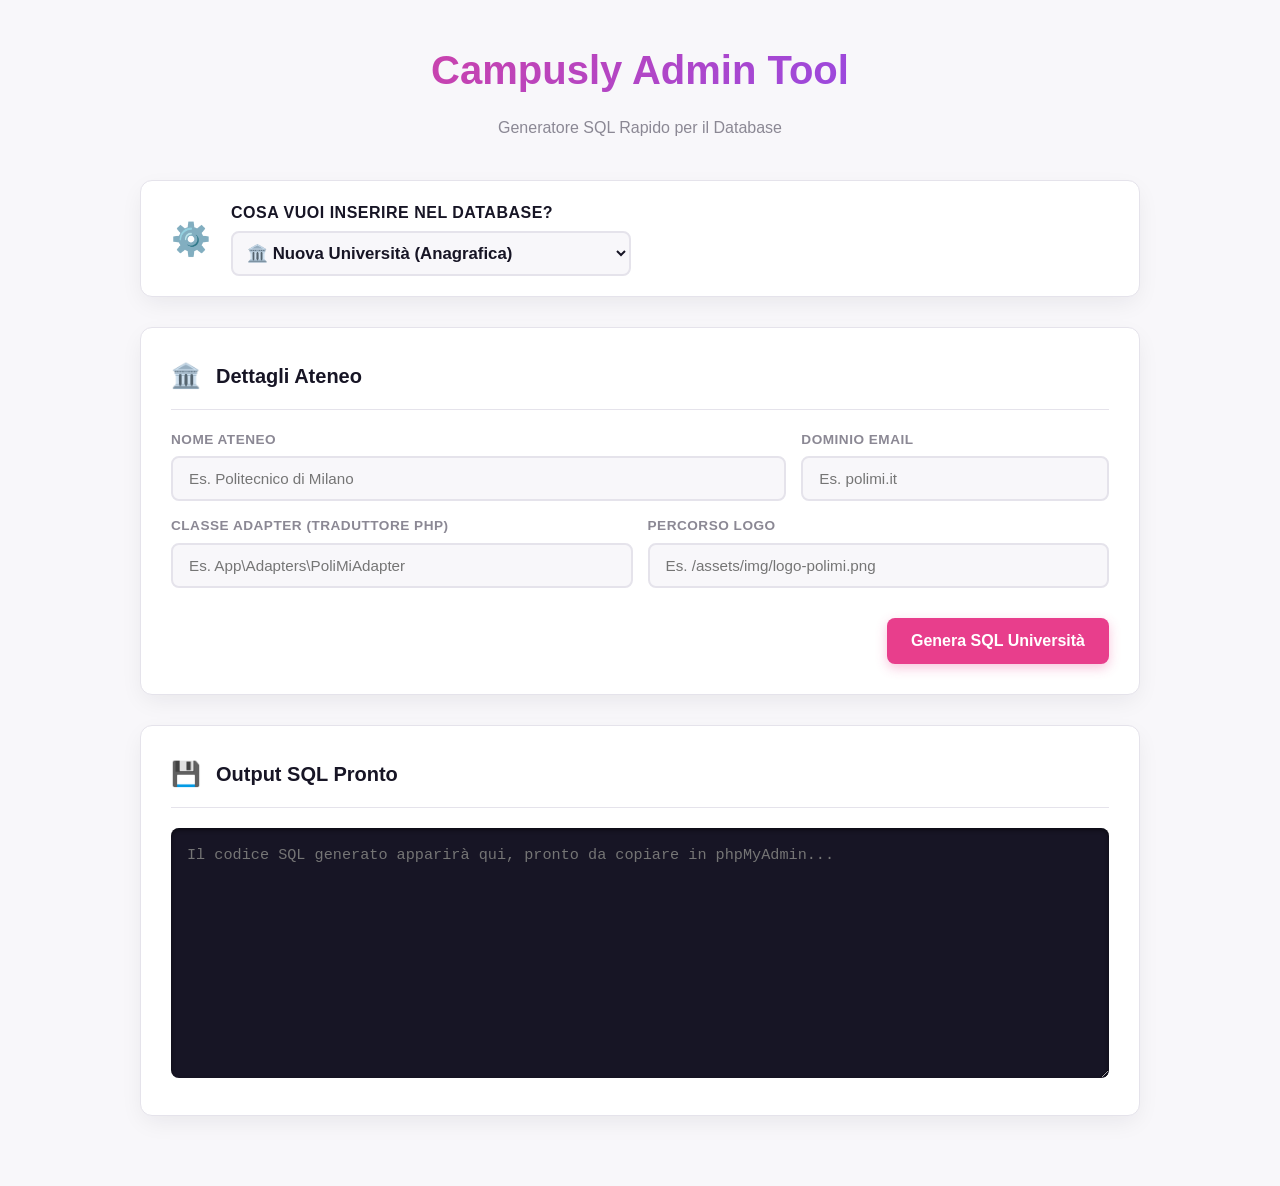
<file: generatore_corsi.html>
<!DOCTYPE html>
<html lang="it">
<head>
    <meta charset="UTF-8">
    <meta name="viewport" content="width=device-width, initial-scale=1.0">
    <title>Campusly - Admin SQL Generator</title>
    <style>
        :root {
            --primary: #E83E8C;
            --primary-hover: #D02B78;
            --secondary: #7C4DFF;
            --bg-main: #F8F7FA;
            --surface: #FFFFFF;
            --text-main: #171525;
            --text-muted: #8B8894;
            --border: #E5E3EB;
            --radius: 12px;
            --shadow: 0 8px 24px -4px rgba(23, 21, 37, 0.08);
        }

        body { 
            font-family: -apple-system, BlinkMacSystemFont, "Segoe UI", Roboto, sans-serif; 
            background: var(--bg-main); 
            color: var(--text-main); 
            padding: 40px 20px; 
            max-width: 1000px; 
            margin: auto; 
            line-height: 1.5;
        }

        .header { text-align: center; margin-bottom: 40px; }
        .header h1 {
            font-size: 2.5rem; margin: 0;
            background: linear-gradient(135deg, var(--primary), var(--secondary));
            -webkit-background-clip: text; -webkit-text-fill-color: transparent;
        }

        .box { 
            background: var(--surface); padding: 30px; border-radius: var(--radius); 
            box-shadow: var(--shadow); margin-bottom: 30px; border: 1px solid var(--border); 
        }

        .box-header { display: flex; align-items: center; gap: 15px; margin-bottom: 20px; padding-bottom: 15px; border-bottom: 1px solid var(--border); }
        .box-header h2 { color: var(--text-main); margin: 0; font-size: 1.25rem; }

        label { display: block; font-weight: 600; margin-bottom: 6px; font-size: 0.85rem; color: var(--text-muted); text-transform: uppercase; letter-spacing: 0.5px; }
        input[type="text"], input[type="number"], select { 
            width: 100%; padding: 12px 16px; border: 2px solid var(--border); border-radius: 8px; box-sizing: border-box; 
            font-size: 0.95rem; transition: all 0.2s; background: var(--bg-main); color: var(--text-main); font-weight: 500;
        }
        input:focus, select:focus { border-color: var(--primary); outline: none; background: var(--surface); box-shadow: 0 0 0 4px rgba(232, 62, 140, 0.1); }

        .row { display: flex; gap: 15px; margin-bottom: 15px; align-items: flex-start; flex-wrap: wrap; }
        .row > div { flex: 1; }

        button { background: var(--primary); color: white; border: none; padding: 14px 24px; border-radius: 8px; cursor: pointer; font-weight: 700; font-size: 1rem; transition: transform 0.1s, box-shadow 0.2s; box-shadow: 0 4px 12px rgba(232, 62, 140, 0.3); }
        button:hover { transform: translateY(-2px); box-shadow: 0 6px 16px rgba(232, 62, 140, 0.4); }
        button:active { transform: translateY(0); }
        button.add-btn { background: #10b981; box-shadow: 0 4px 12px rgba(16, 185, 129, 0.3); margin-bottom: 20px; width: 100%; }
        button.add-btn:hover { background: #059669; box-shadow: 0 6px 16px rgba(16, 185, 129, 0.4); }

        textarea { width: 100%; height: 250px; padding: 16px; font-family: 'JetBrains Mono', monospace; border: none; border-radius: 8px; box-sizing: border-box; resize: vertical; background: #171525; color: #34d399; font-size: 0.95rem; line-height: 1.5; box-shadow: inset 0 2px 4px rgba(0,0,0,0.5); }

        #mode_uni, #mode_course { display: none; animation: fadeIn 0.3s ease; }
        body.show-uni #mode_uni { display: block; }
        body.show-course #mode_course { display: block; }
        @keyframes fadeIn { from { opacity: 0; transform: translateY(10px); } to { opacity: 1; transform: translateY(0); } }

        .api-selector-box { background: rgba(124, 77, 255, 0.05); border: 1px solid rgba(124, 77, 255, 0.2); padding: 15px 20px; border-radius: 8px; margin-bottom: 25px; display: flex; align-items: center; gap: 15px; }

        /* NUOVA STRUTTURA DELLE VARIANTI */
        .variant-card {
            background: #ffffff;
            border: 2px solid var(--border);
            border-radius: 10px;
            padding: 24px;
            margin-bottom: 24px;
            position: relative;
            box-shadow: 0 4px 6px rgba(0,0,0,0.02);
        }

        .remove-btn { 
            position: absolute; top: 15px; right: 15px; background: #fee2e2; color: #ef4444; 
            padding: 8px 12px; border-radius: 6px; font-size: 0.85rem; font-weight: bold; box-shadow: none; 
        }
        .remove-btn:hover { background: #ef4444; color: white; transform: none; box-shadow: none;}

        .magic-link-box { 
            width: 100%; display: flex; gap: 15px; align-items: center; 
            background: #f0fdf4; padding: 16px; border-radius: 8px; border: 1px dashed #86efac; 
            margin-bottom: 24px; box-sizing: border-box;
        }
        .magic-link-box input { background: #ffffff; border-color: #bbf7d0; font-size: 1rem; }
        .magic-link-box input:focus { border-color: #22c55e; box-shadow: 0 0 0 4px rgba(34, 197, 94, 0.1); }

        .divider {
            text-align: center; margin: 24px 0; position: relative;
        }
        .divider span {
            background: #fff; padding: 0 15px; color: var(--text-muted); font-size: 0.85rem; font-weight: 600; text-transform: uppercase; letter-spacing: 1px; position: relative; z-index: 1;
        }
        .divider::before {
            content: ""; position: absolute; top: 50%; left: 0; right: 0; height: 1px; background: var(--border); z-index: 0;
        }

        /* Gestione Visibilità Campi Dinamici */
        .tpl-cineca, .tpl-easystaff, .tpl-custom { display: none; gap: 15px; width: 100%; margin-top: 15px; }
        #mode_course.show-tpl-cineca .tpl-cineca { display: flex; }
        #mode_course.show-tpl-easystaff .tpl-easystaff { display: flex; }
        #mode_course.show-tpl-custom .tpl-custom { display: flex; }
    </style>
</head>
<body class="show-uni">

    <div class="header">
        <h1>Campusly Admin Tool</h1>
        <p style="color: var(--text-muted); font-weight: 500;">Generatore SQL Rapido per il Database</p>
    </div>

    <!-- SELETTORE MODALITÀ -->
    <div class="box" style="padding: 20px 30px;">
        <div style="display: flex; align-items: center; gap: 20px;">
            <div style="font-size: 2rem;">⚙️</div>
            <div style="flex: 1;">
                <label style="color: var(--text-main); font-size: 1rem;">Cosa vuoi inserire nel database?</label>
                <select id="mode_selector" onchange="cambiaModalita()" style="font-size: 1.05rem; padding: 10px; font-weight: bold; max-width: 400px;">
                    <option value="uni">🏛️ Nuova Università (Anagrafica)</option>
                    <option value="course">📚 Nuovo Corso e Curriculum</option>
                </select>
            </div>
        </div>
    </div>

    <!-- MODALITÀ 1: UNIVERSITÀ -->
    <div id="mode_uni" class="box">
        <div class="box-header">
            <span style="font-size: 1.5rem;">🏛️</span>
            <h2>Dettagli Ateneo</h2>
        </div>
        <div class="row">
            <div style="flex: 2;">
                <label>Nome Ateneo</label>
                <input type="text" id="u_name" placeholder="Es. Politecnico di Milano">
            </div>
            <div>
                <label>Dominio Email</label>
                <input type="text" id="u_domain" placeholder="Es. polimi.it">
            </div>
        </div>
        <div class="row" style="margin-bottom: 0;">
            <div>
                <label>Classe Adapter (Traduttore PHP)</label>
                <input type="text" id="u_adapter" placeholder="Es. App\Adapters\PoliMiAdapter">
            </div>
            <div>
                <label>Percorso Logo</label>
                <input type="text" id="u_logo" placeholder="Es. /assets/img/logo-polimi.png">
            </div>
        </div>
        <div style="text-align: right; margin-top: 30px;">
            <button type="button" onclick="generaSQLUni()">Genera SQL Università</button>
        </div>
    </div>

    <!-- MODALITÀ 2: CORSI E CURRICULUM -->
    <div id="mode_course" class="show-tpl-cineca">
        <div class="box">
            <div class="box-header">
                <span style="font-size: 1.5rem;">📚</span>
                <h2>Anagrafica Generale del Corso</h2>
            </div>
            <div class="row" style="margin-bottom: 0;">
                <div style="flex: 0.5;">
                    <label>ID Uni</label>
                    <input type="number" id="c_uni_id" placeholder="Es. 1">
                </div>
                <div style="flex: 2;">
                    <label>Nome Corso</label>
                    <input type="text" id="c_name" placeholder="Es. Ingegneria Informatica">
                </div>
                <div style="flex: 1;">
                    <label>Dipartimento (Opz.)</label>
                    <input type="text" id="c_dep" placeholder="Es. DISUIT">
                </div>
            </div>
        </div>

        <div class="box">
            <div class="box-header">
                <span style="font-size: 1.5rem;">📍</span>
                <h2>Varianti (Sedi e Anni)</h2>
            </div>
            
            <div class="api-selector-box">
                <label style="margin: 0; color: var(--secondary);">Formato API Esterna per tutte le varianti:</label>
                <select id="api_template" onchange="cambiaTemplateAPI()" style="max-width: 350px; padding: 8px; font-weight: bold; border-color: var(--secondary);">
                    <option value="cineca">Cineca UP (Es. Insubria)</option>
                    <option value="easystaff">EasyStaff (Es. Statale)</option>
                    <option value="custom">JSON Personalizzato</option>
                </select>
            </div>

            <div id="curriculums-container">
                <!-- SCHEDA VARIANTE BASE -->
                <div class="variant-card curr-row">
                    
                    <!-- RIGA 1: LINK MAGICO -->
                    <div class="magic-link-box">
                        <span style="font-size: 1.5rem;">✨</span>
                        <div style="flex: 1;">
                            <label style="color: #166534; font-size: 0.8rem;">Autocompilazione da Link (Consigliato)</label>
                            <input type="text" class="m_link" placeholder="Incolla l'URL della pagina orari qui per compilare tutto in automatico..." oninput="estraiDaLink(this)">
                        </div>
                    </div>

                    <div class="divider"><span>Oppure controlla/compila manualmente</span></div>

                    <!-- RIGA 2: CAMPI MANUALI BASE -->
                    <div class="row" style="margin-bottom: 0;">
                        <div style="flex: 2;">
                            <label>Sede (Città o Edificio)</label>
                            <input type="text" class="v_sede" placeholder="Es. Varese" required>
                        </div>
                        <div style="flex: 1;">
                            <label>Anno di Corso</label>
                            <input type="number" class="v_anno" placeholder="Es. 1" required>
                        </div>
                    </div>

                    <!-- RIGA 3A: CAMPI CINECA -->
                    <div class="tpl-cineca">
                        <div style="flex:1.5;">
                            <label>linkCalendarioId</label>
                            <input type="text" class="c_link" placeholder="Es. 5E75A...">
                        </div>
                        <div style="flex:1;">
                            <label>clienteId</label>
                            <input type="text" class="c_cliente" value="59f05192a635f443422fe8fd">
                        </div>
                    </div>

                    <!-- RIGA 3B: CAMPI EASYSTAFF -->
                    <div class="tpl-easystaff">
                        <div style="flex:1;">
                            <label>Cod. Corso (Param: corso)</label>
                            <input type="text" class="e_corso" placeholder="Es. BAE">
                        </div>
                        <div style="flex:1.5;">
                            <label>Curriculum (Param: anno2)</label>
                            <input type="text" class="e_curr" placeholder="Es. BAE-0|2">
                        </div>
                        <div style="flex: 0.8;">
                            <label>Anno Accademico</label>
                            <input type="text" class="e_aa" value="2026">
                        </div>
                    </div>

                    <!-- RIGA 3C: CAMPI CUSTOM -->
                    <div class="tpl-custom">
                        <div style="flex: 1;">
                            <label>API Config (JSON RAW)</label>
                            <input type="text" class="v_json" placeholder='Es. {"chiave": "valore"}'>
                        </div>
                    </div>
                </div>
            </div>
            
            <button type="button" class="add-btn" onclick="aggiungiRigaVariante()">+ Aggiungi un'altra Variante</button>
            <div style="text-align: right; margin-top: 20px;">
                <button type="button" onclick="generaSQLCorso()" style="padding: 16px 32px; font-size: 1.1rem;">Genera SQL Corso</button>
            </div>
        </div>
    </div>

    <!-- OUTPUT COMUNE -->
    <div class="box">
        <div class="box-header">
            <span style="font-size: 1.5rem;">💾</span>
            <h2>Output SQL Pronto</h2>
        </div>
        <textarea id="sql_output" readonly placeholder="Il codice SQL generato apparirà qui, pronto da copiare in phpMyAdmin..."></textarea>
    </div>

<script>
    function cambiaModalita() {
        document.body.className = 'show-' + document.getElementById('mode_selector').value;
        document.getElementById('sql_output').value = '';
    }

    function cambiaTemplateAPI() {
        document.getElementById('mode_course').className = 'show-tpl-' + document.getElementById('api_template').value;
    }

    // MAGIA: Estrazione Automatica dai Link
    function estraiDaLink(inputElem) {
        const urlStr = inputElem.value.trim();
        if(!urlStr) return;

        const row = inputElem.closest('.curr-row');
        const apiSelector = document.getElementById('api_template');

        try {
            // EasyStaff (Statale)
            if (urlStr.includes('easycourse') || urlStr.includes('unimi.it')) {
                const url = new URL(urlStr);
                const params = new URLSearchParams(url.search);
                
                if(params.has('corso')) row.querySelector('.e_corso').value = params.get('corso');
                if(params.has('anno2[]')) row.querySelector('.e_curr').value = params.get('anno2[]');
                if(params.has('anno')) row.querySelector('.e_aa').value = params.get('anno');
                
                if(apiSelector.value !== 'easystaff') {
                    apiSelector.value = 'easystaff';
                    cambiaTemplateAPI();
                }
                animazioneSuccesso(inputElem);
            } 
            // Cineca (Insubria)
            else if (urlStr.includes('linkCalendarioId=') || urlStr.includes('cineca.it')) {
                const match = urlStr.match(/linkCalendarioId=([a-zA-Z0-9]+)/);
                if (match && match[1]) {
                    row.querySelector('.c_link').value = match[1];
                }
                if(apiSelector.value !== 'cineca') {
                    apiSelector.value = 'cineca';
                    cambiaTemplateAPI();
                }
                animazioneSuccesso(inputElem);
            }
        } catch (e) {
            console.log("URL non riconosciuto", e);
        }
    }

    function animazioneSuccesso(el) {
        const bgOriginale = el.style.backgroundColor;
        el.style.backgroundColor = '#dcfce7'; 
        el.style.borderColor = '#22c55e';
        setTimeout(() => {
            el.style.backgroundColor = bgOriginale;
            el.style.borderColor = '#bbf7d0';
        }, 800);
    }

    function aggiungiRigaVariante() {
        const container = document.getElementById('curriculums-container');
        const primaRiga = container.querySelector('.curr-row');
        const nuovaRiga = primaRiga.cloneNode(true);
        
        // Pulisci i campi
        nuovaRiga.querySelector('.v_anno').value = '';
        nuovaRiga.querySelector('.m_link').value = '';
        nuovaRiga.querySelector('.c_link').value = '';
        nuovaRiga.querySelector('.c_cliente').value = '59f05192a635f443422fe8fd';
        nuovaRiga.querySelector('.e_corso').value = '';
        nuovaRiga.querySelector('.e_curr').value = '';
        nuovaRiga.querySelector('.v_json').value = '';
        
        // Aggiungi bottone rimuovi alla scheda
        if (!nuovaRiga.querySelector('.remove-btn')) {
            const btn = document.createElement('button');
            btn.className = 'remove-btn';
            btn.innerHTML = 'Elimina';
            btn.type = 'button';
            btn.onclick = function() { this.closest('.variant-card').remove(); };
            nuovaRiga.appendChild(btn);
        }
        container.appendChild(nuovaRiga);
    }

    function generaSQLUni() {
        const name = document.getElementById('u_name').value.replace(/'/g, "''");
        const domain = document.getElementById('u_domain').value.replace(/'/g, "''");
        const adapter = document.getElementById('u_adapter').value.replace(/'/g, "''").replace(/\\/g, "\\\\");
        const logo = document.getElementById('u_logo').value.replace(/'/g, "''");

        if (!name || !adapter) return alert('Attenzione: Nome e Adapter sono obbligatori!');

        document.getElementById('sql_output').value = `INSERT INTO universities (name, domain, adapter_class, is_active, logo_path) \nVALUES ('${name}', ${domain ? "'"+domain+"'" : "NULL"}, '${adapter}', 1, ${logo ? "'"+logo+"'" : "NULL"});`;
    }

    function generaSQLCorso() {
        const uniId = document.getElementById('c_uni_id').value;
        const name = document.getElementById('c_name').value.replace(/'/g, "''");
        const dep = document.getElementById('c_dep').value.replace(/'/g, "''");
        const tpl = document.getElementById('api_template').value;
        
        if (!uniId || !name) return alert('Attenzione: ID Università e Nome Corso sono obbligatori!');

        let sql = `-- Creazione Anagrafica Corso\nINSERT INTO courses (university_id, name, department) \nVALUES (${uniId}, '${name}', ${dep ? "'"+dep+"'" : "NULL"});\nSET @course_id = LAST_INSERT_ID();\n\n`;
        let values = [];
        
        document.querySelectorAll('.curr-row').forEach(r => {
            const sede = r.querySelector('.v_sede').value.replace(/'/g, "''");
            const anno = r.querySelector('.v_anno').value;
            let jsonString = '';

            if (tpl === 'cineca') {
                const link = r.querySelector('.c_link').value.replace(/'/g, "''");
                const cliente = r.querySelector('.c_cliente').value.replace(/'/g, "''");
                if (link && cliente) jsonString = `{"linkCalendarioId": "${link}", "clienteId": "${cliente}"}`;
            } 
            else if (tpl === 'easystaff') {
                const corso = r.querySelector('.e_corso').value.replace(/'/g, "''");
                const curr = r.querySelector('.e_curr').value.replace(/'/g, "''");
                const aa = r.querySelector('.e_aa').value;
                if (corso && curr) jsonString = `{"corso": "${corso}", "anno2": "${curr}", "anno": "${aa}"}`;
            } 
            else {
                jsonString = r.querySelector('.v_json').value.replace(/'/g, "''");
            }

            if (sede && anno && jsonString) values.push(`(@course_id, '${sede}', ${anno}, '${jsonString}')`);
        });
        
        if (values.length > 0) {
            sql += `-- Inserimento Varianti (Sede / Anno)\nINSERT INTO course_curriculums (course_id, campus_location, year, api_config) VALUES \n` + values.join(',\n') + ';\n';
            document.getElementById('sql_output').value = sql;
        } else {
            document.getElementById('sql_output').value = sql + "-- ATTENZIONE: Nessuna variante generata. Assicurati di aver compilato Sede, Anno e i dati dell'API.";
        }
    }
</script>

</body>
</html>
</file>
